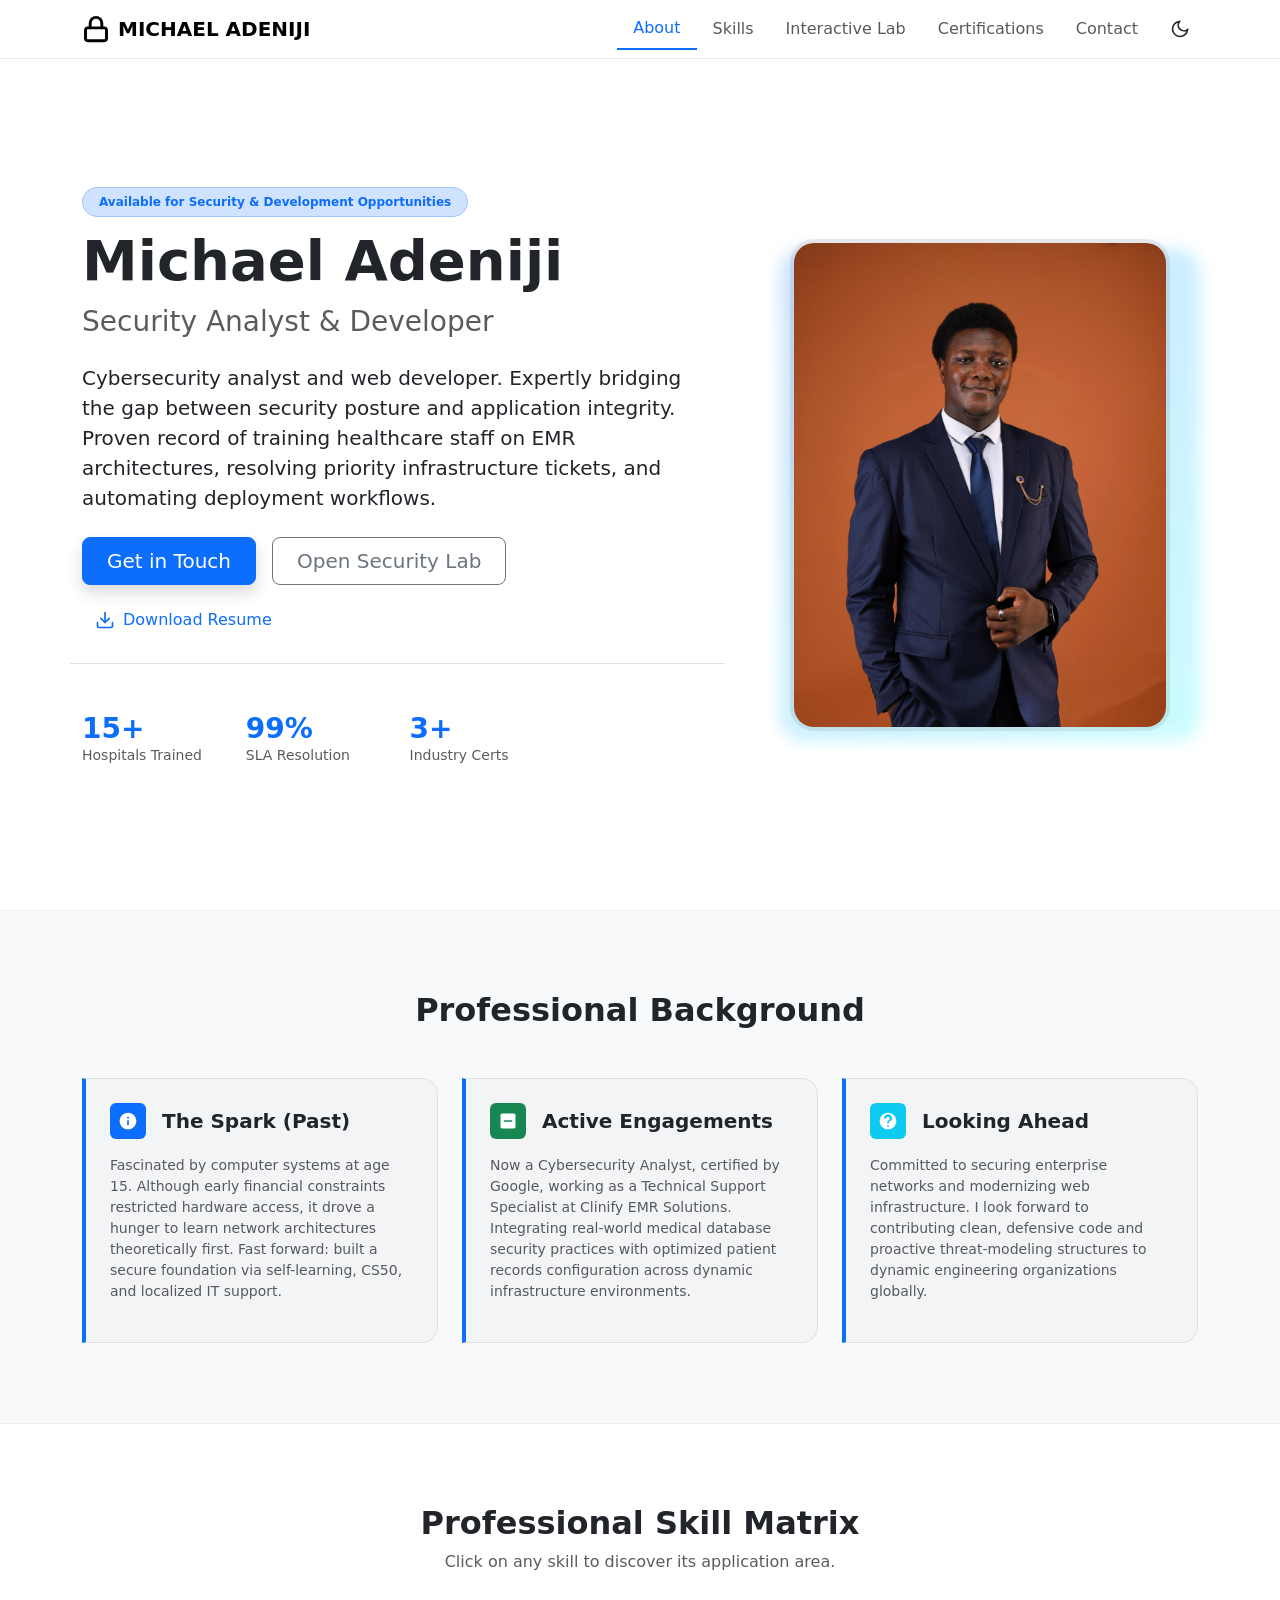
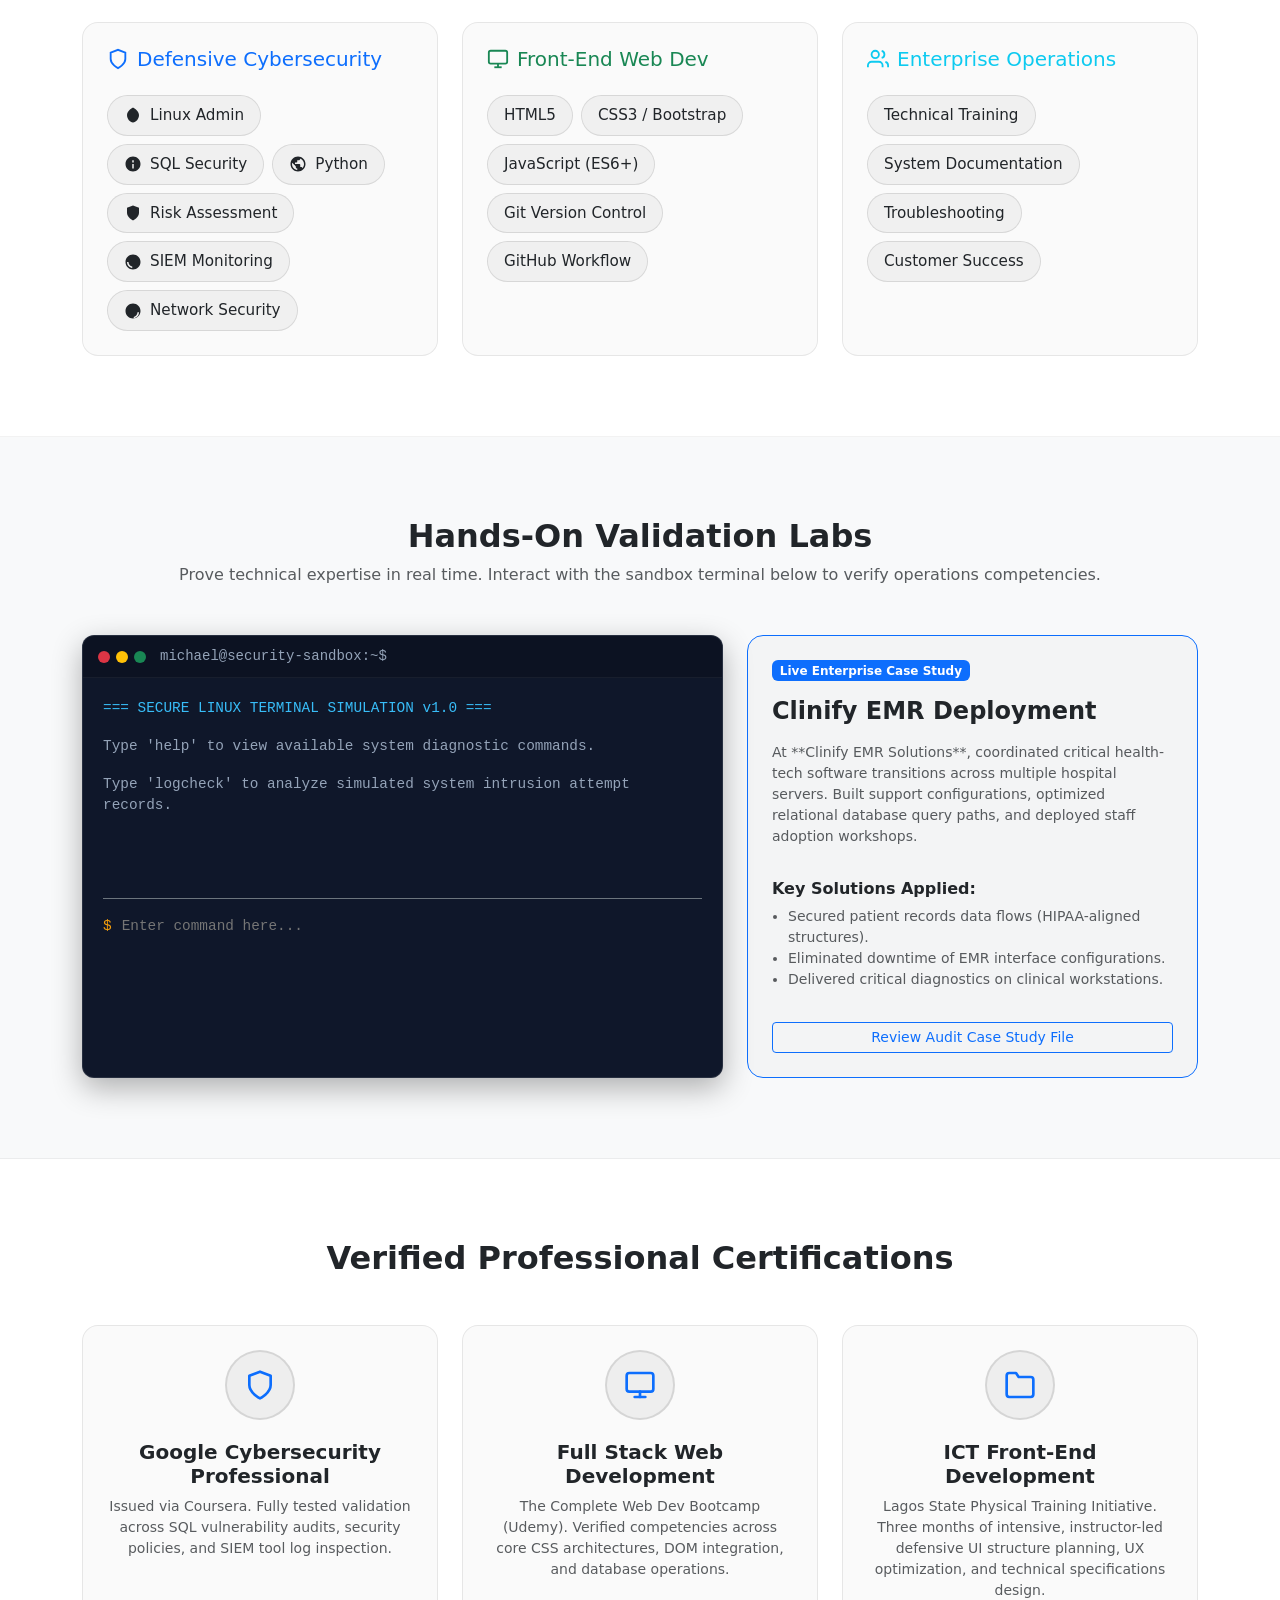
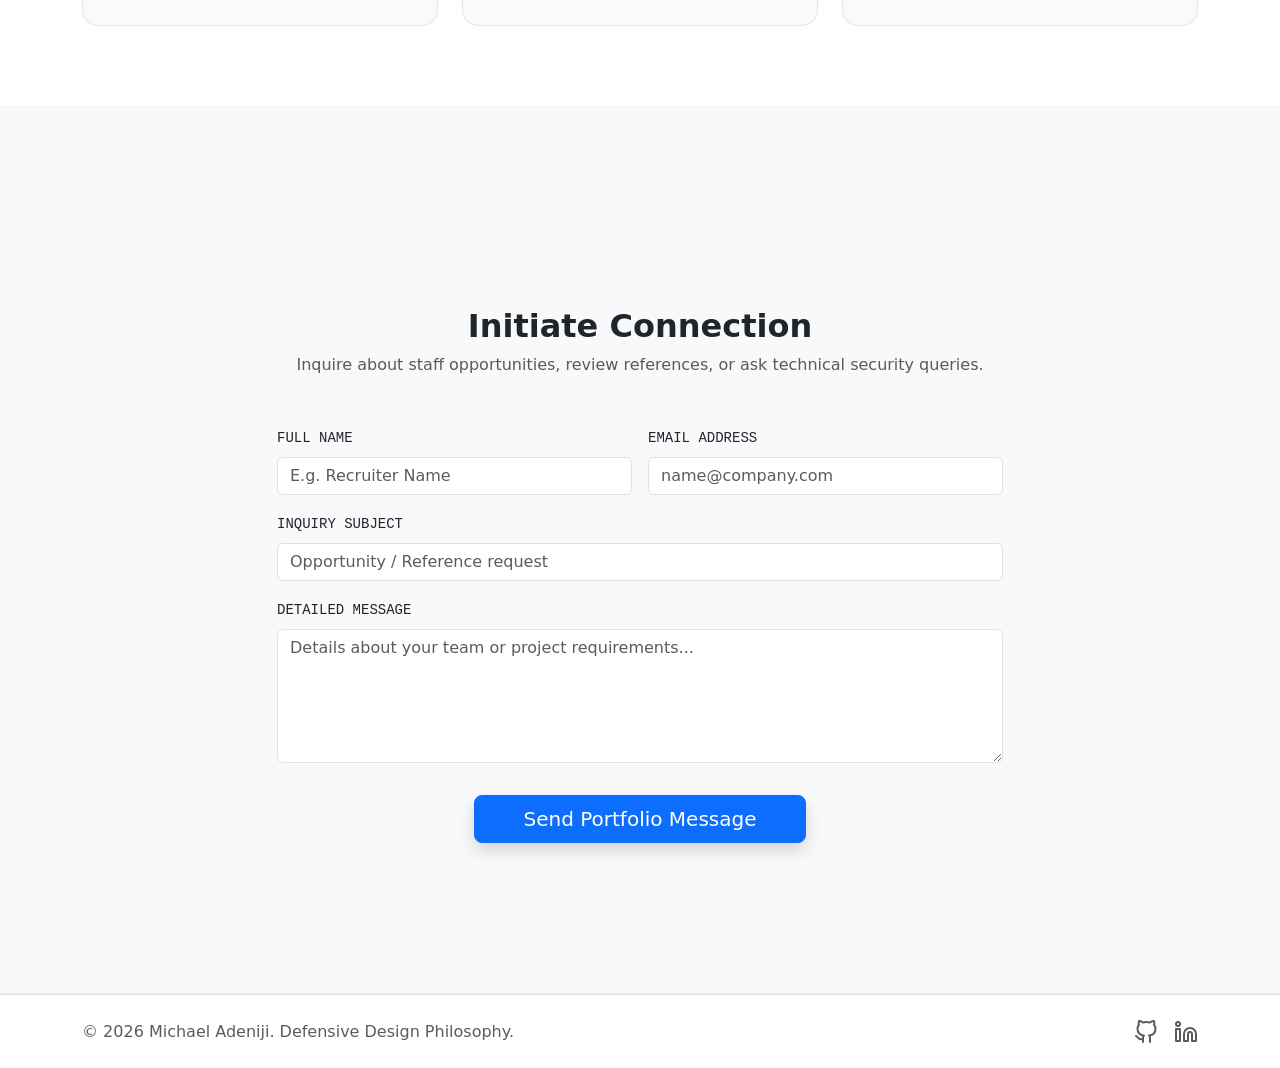
<file: Index.html>
<!DOCTYPE html>
<html lang="en">
<head>
    <meta charset="UTF-8">
    <meta name="viewport" content="width=device-width, initial-scale=1.0">
    <link rel="stylesheet" href="bootstrap/bootstrap.css">
    <link rel="stylesheet" href="css/style2.css">
    <title>Michael Adeniji | Security, Tech Support & Web Dev Portfolio</title>
</head>
<body>

    <!-- STICKY HEADER -->
    <nav class="navbar navbar-expand-lg sticky-top">
        <div class="container">
            <a class="navbar-brand d-flex align-items-center" href="#">
                <svg class="me-2" width="28" height="28" viewBox="0 0 24 24" fill="none" stroke="currentColor" stroke-width="2.5" stroke-linecap="round" stroke-linejoin="round">
                    <rect x="3" y="11" width="18" height="11" rx="2" ry="2"></rect>
                    <path d="M7 11V7a5 5 0 0 1 10 0v4"></path>
                </svg>
                <span class="fw-bold tracking-wider">MICHAEL ADENIJI</span>
            </a>
            <button class="navbar-toggler" type="button" data-bs-toggle="collapse" data-bs-target="#navbarNav" aria-controls="navbarNav" aria-expanded="false" aria-label="Toggle navigation">
                <span class="navbar-toggler-icon"></span>
            </button>
            <div class="collapse navbar-collapse" id="navbarNav">
                <ul class="navbar-nav ms-auto align-items-center">
                    <li class="nav-item"><a class="nav-link px-3 active" href="#about">About</a></li>
                    <li class="nav-item"><a class="nav-link px-3" href="#skills">Skills</a></li>
                    <li class="nav-item"><a class="nav-link px-3" href="#projects">Interactive Lab</a></li>
                    <li class="nav-item"><a class="nav-link px-3" href="#certifications">Certifications</a></li>
                    <li class="nav-item"><a class="nav-link px-3" href="#contact">Contact</a></li>
                    <li class="nav-item ms-lg-2">
                        <!-- Theme Toggle Button -->
                        <button class="theme-switcher-btn" id="themeToggler" aria-label="Toggle dark/light theme">
                            <!-- Sun Icon -->
                            <svg class="d-none" id="sunIcon" width="20" height="20" viewBox="0 0 24 24" fill="none" stroke="currentColor" stroke-width="2">
                                <circle cx="12" cy="12" r="5"></circle>
                                <line x1="12" y1="1" x2="12" y2="3"></line>
                                <line x1="12" y1="21" x2="12" y2="23"></line>
                                <line x1="4.22" y1="4.22" x2="5.64" y2="5.64"></line>
                                <line x1="18.36" y1="18.36" x2="19.78" y2="19.78"></line>
                                <line x1="1" y1="12" x2="3" y2="12"></line>
                                <line x1="21" y1="12" x2="23" y2="12"></line>
                                <line x1="4.22" y1="19.78" x2="5.64" y2="18.36"></line>
                                <line x1="18.36" y1="5.64" x2="19.78" y2="4.22"></line>
                            </svg>
                            <!-- Moon Icon -->
                            <svg id="moonIcon" width="20" height="20" viewBox="0 0 24 24" fill="none" stroke="currentColor" stroke-width="2">
                                <path d="M21 12.79A9 9 0 1 1 11.21 3 7 7 0 0 0 21 12.79z"></path>
                            </svg>
                        </button>
                    </li>
                </ul>
            </div>
        </div>
    </nav>

    <!-- HERO SECTION -->
    <section id="about" class="d-flex align-items-center">
        <div class="container">
            <div class="row align-items-center g-5 py-5 flex-column-reverse flex-lg-row">
                <div class="col-lg-7 text-center text-lg-start">
                    <span class="badge bg-primary-subtle text-primary border border-primary-subtle px-3 py-2 rounded-pill mb-3">Available for Security & Development Opportunities</span>
                    <h1 class="display-4 fw-bold lh-1 mb-3">Michael Adeniji</h1>
                    <h2 class="h3 text-muted mb-4">Security Analyst & Developer</h2>
                    
                    <p class="lead mb-4">
                        Cybersecurity analyst and web developer. Expertly bridging the gap between security posture and application integrity. Proven record of training healthcare staff on EMR architectures, resolving priority infrastructure tickets, and automating deployment workflows.
                    </p>

                    <div class="d-flex flex-wrap gap-3 justify-content-center justify-content-lg-start">
                        <a href="#contact" class="btn btn-primary btn-lg px-4 shadow">Get in Touch</a>
                        <a href="#projects" class="btn btn-outline-secondary btn-lg px-4">Open Security Lab</a>
                        <button class="btn btn-link text-decoration-none d-flex align-items-center gap-2" id="downloadResumeBtn">
                            <svg width="20" height="20" viewBox="0 0 24 24" fill="none" stroke="currentColor" stroke-width="2" stroke-linecap="round" stroke-linejoin="round">
                                <path d="M21 15v4a2 2 0 0 1-2 2H5a2 2 0 0 1-2-2v-4"></path>
                                <polyline points="7 10 12 15 17 10"></polyline>
                                <line x1="12" y1="15" x2="12" y2="3"></line>
                            </svg>
                            Download Resume
                        </button>
                    </div>

                    <!-- Recruiter Fast-Facts Stats Block -->
                    <div class="row g-4 mt-4 pt-4 border-top">
                        <div class="col-4 col-md-3">
                            <h3 class="fw-bold text-primary mb-0">15+</h3>
                            <p class="small text-muted">Hospitals Trained</p>
                        </div>
                        <div class="col-4 col-md-3">
                            <h3 class="fw-bold text-primary mb-0">99%</h3>
                            <p class="small text-muted">SLA Resolution</p>
                        </div>
                        <div class="col-4 col-md-3">
                            <h3 class="fw-bold text-primary mb-0">3+</h3>
                            <p class="small text-muted">Industry Certs</p>
                        </div>
                    </div>
                </div>

                <div class="col-lg-5 col-sm-9 col-11 text-center">
                    <div class="hero-image-container">
                        <div class="hero-image-bg"></div>
                        <!-- Profile Image loads, with fallback styling and vector SVG if local asset fails -->
                        <img src="images/image.jpg" class="img-fluid hero-img" alt="Michael Adeniji Profile" width="380" height="420" loading="lazy" onerror="this.onerror=null; this.src='data:image/svg+xml;utf8,<svg xmlns=%22http://www.w3.org/2000/svg%22 viewBox=%220 0 380 420%22 width=%22380%22 height=%22420%22 fill=%22%232c3e50%22><rect width=%22100%25%22 height=%22100%25%22 fill=%22%231e293b%22/><circle cx=%22190%22 cy=%22160%22 r=%2280%22 fill=%22%23334155%22/><path d=%22M60,340 C60,260 120,240 190,240 C260,240 320,260 320,340 L320,390 L60,390 Z%22 fill=%22%23334155%22/><text x=%2250%25%22 y=%2290%25%22 dominant-baseline=%22middle%22 text-anchor=%22middle%22 fill=%22%23ffffff%22 font-family=%22sans-serif%22 font-size=%2222%22>Michael Adeniji</text></svg>';">
                    </div>
                </div>
            </div>
        </div>
    </section>

    <!-- PROFESSIONAL TIMELINE SECTION -->
    <section class="bg-body-tertiary">
        <div class="container">
            <h2 class="text-center mb-5 fw-bold">Professional Background</h2>
            <div class="row g-4 justify-content-center">
                <!-- Past -->
                <div class="col-md-4">
                    <div class="card h-100 custom-card timeline-card p-4">
                        <div class="d-flex align-items-center gap-3 mb-3">
                            <span class="badge bg-primary text-white p-2 rounded">
                                <svg width="20" height="20" fill="currentColor" viewBox="0 0 24 24"><path d="M12 2C6.48 2 2 6.48 2 12s4.48 10 10 10 10-4.48 10-10S17.52 2 12 2zm1 15h-2v-6h2v6zm0-8h-2V7h2v2z"/></svg>
                            </span>
                            <h3 class="h5 mb-0 fw-bold">The Spark (Past)</h3>
                        </div>
                        <p class="text-muted small">
                            Fascinated by computer systems at age 15. Although early financial constraints restricted hardware access, it drove a hunger to learn network architectures theoretically first. Fast forward: built a secure foundation via self-learning, CS50, and localized IT support.
                        </p>
                    </div>
                </div>
                <!-- Present -->
                <div class="col-md-4">
                    <div class="card h-100 custom-card timeline-card p-4">
                        <div class="d-flex align-items-center gap-3 mb-3">
                            <span class="badge bg-success text-white p-2 rounded">
                                <svg width="20" height="20" fill="currentColor" viewBox="0 0 24 24"><path d="M19 3H5c-1.1 0-2 .9-2 2v14c0 1.1.9 2 2 2h14c1.1 0 2-.9 2-2V5c0-1.1-.9-2-2-2zm-2 10H7v-2h10v2z"/></svg>
                            </span>
                            <h3 class="h5 mb-0 fw-bold">Active Engagements</h3>
                        </div>
                        <p class="text-muted small">
                            Now a Cybersecurity Analyst, certified by Google, working as a Technical Support Specialist at Clinify EMR Solutions. Integrating real-world medical database security practices with optimized patient records configuration across dynamic infrastructure environments.
                        </p>
                    </div>
                </div>
                <!-- Future -->
                <div class="col-md-4">
                    <div class="card h-100 custom-card timeline-card p-4">
                        <div class="d-flex align-items-center gap-3 mb-3">
                            <span class="badge bg-info text-white p-2 rounded">
                                <svg width="20" height="20" fill="currentColor" viewBox="0 0 24 24"><path d="M12 2C6.48 2 2 6.48 2 12s4.48 10 10 10 10-4.48 10-10S17.52 2 12 2zm1 17h-2v-2h2v2zm2.07-7.75l-.9.92C13.45 12.9 13 13.5 13 15h-2v-.5c0-1.1.45-2.1 1.17-2.83l1.24-1.26c.37-.36.59-.86.59-1.41 0-1.1-.9-2-2-2s-2 .9-2 2H7c0-2.76 2.24-5 5-5s5 2.24 5 5c0 1.04-.42 1.99-1.07 2.75z"/></svg>
                            </span>
                            <h3 class="h5 mb-0 fw-bold">Looking Ahead</h3>
                        </div>
                        <p class="text-muted small">
                            Committed to securing enterprise networks and modernizing web infrastructure. I look forward to contributing clean, defensive code and proactive threat-modeling structures to dynamic engineering organizations globally.
                        </p>
                    </div>
                </div>
            </div>
        </div>
    </section>

    <!-- SKILLS SECTION -->
    <section id="skills">
        <div class="container">
            <h2 class="text-center mb-2 fw-bold">Professional Skill Matrix</h2>
            <p class="text-muted text-center mb-5">Click on any skill to discover its application area.</p>

            <div class="row g-4">
                <!-- Cybersecurity Stack -->
                <div class="col-lg-4">
                    <div class="card h-100 p-4 custom-card">
                        <h3 class="h5 mb-4 text-primary d-flex align-items-center gap-2">
                            <svg width="22" height="22" viewBox="0 0 24 24" fill="none" stroke="currentColor" stroke-width="2"><path d="M12 22s8-4 8-10V5l-8-3-8 3v7c0 6 8 10 8 10z"/></svg>
                            Defensive Cybersecurity
                        </h3>
                        <div class="d-flex flex-wrap gap-2">
                            <span class="skill-badge" data-skill="Linux">
                                <svg viewBox="0 0 24 24"><path d="M12 2s-8 4-8 10h16c0-6-8-10-8-10z M4 12c0 5 4 10 8 10s8-5 8-10H4z"/></svg> Linux Admin
                            </span>
                            <span class="skill-badge" data-skill="SQL Injection / Query Security">
                                <svg viewBox="0 0 24 24"><path d="M12 2C6.48 2 2 6.48 2 12s4.48 10 10 10 10-4.48 10-10S17.52 2 12 2zm1 16h-2v-6h2v6zm0-8h-2V7h2v2z"/></svg> SQL Security
                            </span>
                            <span class="skill-badge" data-skill="Scripting Automation">
                                <svg viewBox="0 0 24 24"><path d="M12 2C6.48 2 2 6.48 2 12s4.48 10 10 10 10-4.48 10-10S17.52 2 12 2zm-1 17.93c-3.95-.49-7-3.85-7-7.93 0-.62.08-1.21.21-1.79L9 15v1c0 1.1.9 2 2 2v1.93zm6.9-2.53c-.26-.81-1-1.4-1.9-1.4h-1v-3c0-.55-.45-1-1-1h-6v-2h2c.55 0 1-.45 1-1V7h2c1.1 0 2-.9 2-2v-.41c2.93 1.19 5 4.06 5 7.41 0 2.08-.8 3.97-2.1 5.39z"/></svg> Python
                            </span>
                            <span class="skill-badge" data-skill="Vulnerability Analysis">
                                <svg viewBox="0 0 24 24"><path d="M12 22s8-4 8-10V5l-8-3-8 3v7c0 6 8 10 8 10z"/></svg> Risk Assessment
                            </span>
                            <span class="skill-badge" data-skill="Security Monitoring">
                                <svg viewBox="0 0 24 24"><path d="M12 2C6.48 2 2 6.48 2 12s4.48 10 10 10 10-4.48 10-10S17.52 2 12 2zm-1 17.93c-3.95-.49-7-3.85-7-7.93h2c0 3.04 2.19 5.57 5 6.13v1.8z"/></svg> SIEM Monitoring
                            </span>
                            <span class="skill-badge" data-skill="Traffic Analysis">
                                <svg viewBox="0 0 24 24"><path d="M12 2C6.48 2 2 6.48 2 12s4.48 10 10 10 10-4.48 10-10S17.52 2 12 2zm1 17.93c2.81-.56 5-3.09 5-6.13h2c0 4.08-3.05 7.44-7 7.93v-1.8z"/></svg> Network Security
                            </span>
                        </div>
                    </div>
                </div>

                <!-- Web Development Stack -->
                <div class="col-lg-4">
                    <div class="card h-100 p-4 custom-card">
                        <h3 class="h5 mb-4 text-success d-flex align-items-center gap-2">
                            <svg width="22" height="22" viewBox="0 0 24 24" fill="none" stroke="currentColor" stroke-width="2"><rect x="2" y="3" width="20" height="14" rx="2" ry="2"></rect><line x1="8" y1="21" x2="16" y2="21"></line><line x1="12" y1="17" x2="12" y2="21"></line></svg>
                            Front-End Web Dev
                        </h3>
                        <div class="d-flex flex-wrap gap-2">
                            <span class="skill-badge" data-skill="Document Layout">HTML5</span>
                            <span class="skill-badge" data-skill="Responsive Layouts & Bootstrap">CSS3 / Bootstrap</span>
                            <span class="skill-badge" data-skill="Dynamic Interactive DOM Logic">JavaScript (ES6+)</span>
                            <span class="skill-badge" data-skill="Version Control Integration">Git Version Control</span>
                            <span class="skill-badge" data-skill="Collaborative Engineering Code Repository">GitHub Workflow</span>
                        </div>
                    </div>
                </div>

                <!-- Enterprise Professional Stack -->
                <div class="col-lg-4">
                    <div class="card h-100 p-4 custom-card">
                        <h3 class="h5 mb-4 text-info d-flex align-items-center gap-2">
                            <svg width="22" height="22" viewBox="0 0 24 24" fill="none" stroke="currentColor" stroke-width="2"><path d="M17 21v-2a4 4 0 0 0-4-4H5a4 4 0 0 0-4 4v2"></path><circle cx="9" cy="7" r="4"></circle><path d="M23 21v-2a4 4 0 0 0-3-3.87"></path><path d="M16 3.13a4 4 0 0 1 0 7.75"></path></svg>
                            Enterprise Operations
                        </h3>
                        <div class="d-flex flex-wrap gap-2">
                            <span class="skill-badge" data-skill="User Training & Software Adoption Programs">Technical Training</span>
                            <span class="skill-badge" data-skill="Internal Infrastructure Manuals">System Documentation</span>
                            <span class="skill-badge" data-skill="Diagnostic Diagnostics & Active Logs Analysis">Troubleshooting</span>
                            <span class="skill-badge" data-skill="SLA Management & Ticket Remediation">Customer Success</span>
                        </div>
                    </div>
                </div>
            </div>

            <!-- Interactivity Insight Panel -->
            <div class="mt-4 p-3 rounded-3 text-center border bg-body-secondary d-none" id="skillDescriptionPanel">
                <strong id="selectedSkillName" class="text-primary">Selected Skill</strong>: <span id="selectedSkillDetail">Detail text will show here.</span>
            </div>
        </div>
    </section>

    <!-- PROJECTS & RECRUITER LAB SECTION -->
    <section id="projects" class="bg-body-tertiary">
        <div class="container">
            <h2 class="text-center mb-2 fw-bold">Hands-On Validation Labs</h2>
            <p class="text-muted text-center mb-5">Prove technical expertise in real time. Interact with the sandbox terminal below to verify operations competencies.</p>

            <div class="row g-4">
                <!-- Sandbox Interactive Terminal Widget -->
                <div class="col-lg-7">
                    <div class="terminal-box h-100 d-flex flex-column">
                        <div class="terminal-header">
                            <span class="terminal-dot bg-danger"></span>
                            <span class="terminal-dot bg-warning"></span>
                            <span class="terminal-dot bg-success"></span>
                            <span class="ms-2 text-muted small font-monospace">michael@security-sandbox:~$</span>
                        </div>
                        <div class="terminal-body d-flex flex-column justify-content-between">
                            <div id="terminalConsoleOutput">
                                <p class="text-info">=== SECURE LINUX TERMINAL SIMULATION v1.0 ===</p>
                                <p class="text-muted">Type 'help' to view available system diagnostic commands.</p>
                                <p class="text-muted">Type 'logcheck' to analyze simulated system intrusion attempt records.</p>
                            </div>
                            <div class="terminal-input-line pt-3 mt-auto border-top border-secondary">
                                <span class="text-warning">$</span>
                                <input type="text" id="terminalConsoleInput" class="terminal-input" autofocus autocomplete="off" placeholder="Enter command here...">
                            </div>
                        </div>
                    </div>
                </div>

                <!-- Featured Case Study Card -->
                <div class="col-lg-5">
                    <div class="card h-100 p-4 custom-card border-primary">
                        <span class="badge bg-primary align-self-start mb-3">Live Enterprise Case Study</span>
                        <h3 class="h4 mb-3 fw-bold">Clinify EMR Deployment</h3>
                        <p class="text-muted small">
                            At **Clinify EMR Solutions**, coordinated critical health-tech software transitions across multiple hospital servers. Built support configurations, optimized relational database query paths, and deployed staff adoption workshops.
                        </p>
                        <h4 class="h6 fw-bold mt-3">Key Solutions Applied:</h4>
                        <ul class="text-muted small ps-3">
                            <li>Secured patient records data flows (HIPAA-aligned structures).</li>
                            <li>Eliminated downtime of EMR interface configurations.</li>
                            <li>Delivered critical diagnostics on clinical workstations.</li>
                        </ul>
                        <div class="mt-auto pt-3">
                            <button class="btn btn-outline-primary btn-sm w-100" data-bs-toggle="modal" data-bs-target="#clinifyStudyModal">Review Audit Case Study File</button>
                        </div>
                    </div>
                </div>
            </div>
        </div>
    </section>

    <!-- CERTIFICATIONS SECTION -->
    <section id="certifications">
        <div class="container">
            <h2 class="text-center mb-5 fw-bold">Verified Professional Certifications</h2>
            <div class="row g-4 text-center">
                
                <!-- Cert 1 -->
                <div class="col-md-4">
                    <div class="card h-100 p-4 custom-card">
                        <div class="cert-svg-container">
                            <svg width="32" height="32" viewBox="0 0 24 24" fill="none" stroke="currentColor" stroke-width="2" stroke-linecap="round" stroke-linejoin="round">
                                <path d="M12 22s8-4 8-10V5l-8-3-8 3v7c0 6 8 10 8 10z"></path>
                            </svg>
                        </div>
                        <h3 class="h5 mb-2 fw-bold">Google Cybersecurity Professional</h3>
                        <p class="text-muted small mb-0">Issued via Coursera. Fully tested validation across SQL vulnerability audits, security policies, and SIEM tool log inspection.</p>
                    </div>
                </div>

                <!-- Cert 2 -->
                <div class="col-md-4">
                    <div class="card h-100 p-4 custom-card">
                        <div class="cert-svg-container">
                            <svg width="32" height="32" viewBox="0 0 24 24" fill="none" stroke="currentColor" stroke-width="2" stroke-linecap="round" stroke-linejoin="round">
                                <rect x="2" y="3" width="20" height="14" rx="2" ry="2"></rect>
                                <line x1="8" y1="21" x2="16" y2="21"></line>
                                <line x1="12" y1="17" x2="12" y2="21"></line>
                            </svg>
                        </div>
                        <h3 class="h5 mb-2 fw-bold">Full Stack Web Development</h3>
                        <p class="text-muted small mb-0">The Complete Web Dev Bootcamp (Udemy). Verified competencies across core CSS architectures, DOM integration, and database operations.</p>
                    </div>
                </div>

                <!-- Cert 3 -->
                <div class="col-md-4">
                    <div class="card h-100 p-4 custom-card">
                        <div class="cert-svg-container">
                            <svg width="32" height="32" viewBox="0 0 24 24" fill="none" stroke="currentColor" stroke-width="2" stroke-linecap="round" stroke-linejoin="round">
                                <path d="M22 19a2 2 0 0 1-2 2H4a2 2 0 0 1-2-2V5a2 2 0 0 1 2-2h5l2 3h9a2 2 0 0 1 2 2z"></path>
                            </svg>
                        </div>
                        <h3 class="h5 mb-2 fw-bold">ICT Front-End Development</h3>
                        <p class="text-muted small mb-0">Lagos State Physical Training Initiative. Three months of intensive, instructor-led defensive UI structure planning, UX optimization, and technical specifications design.</p>
                    </div>
                </div>

            </div>
        </div>
    </section>

    <!-- CONTACT SECTION -->
    <section id="contact" class="bg-body-tertiary">
        <div class="container" style="max-width: 750px;">
            <h2 class="text-center mb-2 fw-bold">Initiate Connection</h2>
            <p class="text-muted text-center mb-5">Inquire about staff opportunities, review references, or ask technical security queries.</p>

            <form id="portfolioContactForm" class="row g-3">
                <div class="col-md-6">
                    <label for="inputName" class="form-label font-monospace small">FULL NAME</label>
                    <input type="text" class="form-control" id="inputName" required placeholder="E.g. Recruiter Name">
                </div>
                <div class="col-md-6">
                    <label for="inputEmail" class="form-label font-monospace small">EMAIL ADDRESS</label>
                    <input type="email" class="form-control" id="inputEmail" required placeholder="name@company.com">
                </div>
                <div class="col-12">
                    <label for="inputSubject" class="form-label font-monospace small">INQUIRY SUBJECT</label>
                    <input type="text" class="form-control" id="inputSubject" required placeholder="Opportunity / Reference request">
                </div>
                <div class="col-12">
                    <label for="inputMessage" class="form-label font-monospace small">DETAILED MESSAGE</label>
                    <textarea class="form-control" id="inputMessage" rows="5" required placeholder="Details about your team or project requirements..."></textarea>
                </div>
                <div class="col-12 text-center pt-3">
                    <button type="submit" class="btn btn-primary btn-lg px-5 shadow">Send Portfolio Message</button>
                </div>
            </form>

            <div id="contactFormAlert" class="alert mt-4 d-none" role="alert"></div>
        </div>
    </section>

    <!-- FOOTER -->
    <footer class="py-4 border-top">
        <div class="container d-flex flex-wrap justify-content-between align-items-center">
            <span class="text-muted">© 2026 Michael Adeniji. Defensive Design Philosophy.</span>
            <ul class="nav col-md-4 justify-content-end list-unstyled d-flex gap-3">
                <li>
                    <a class="text-muted" href="https://github.com" target="_blank" aria-label="GitHub Profile">
                        <svg width="24" height="24" viewBox="0 0 24 24" fill="none" stroke="currentColor" stroke-width="2" stroke-linecap="round" stroke-linejoin="round"><path d="M9 19c-5 1.5-5-2.5-7-3m14 6v-3.87a3.37 3.37 0 0 0-.94-2.61c3.14-.35 6.44-1.54 6.44-7A5.44 5.44 0 0 0 20 4.77 5.07 5.07 0 0 0 19.91 1S18.73.65 16 2.48a13.38 13.38 0 0 0-7 0C6.27.65 5.09 1 5.09 1A5.07 5.07 0 0 0 5 4.77a5.44 5.44 0 0 0-1.5 3.78c0 5.42 3.3 6.61 6.44 7A3.37 3.37 0 0 0 9 18.13V22"></path></svg>
                    </a>
                </li>
                <li>
                    <a class="text-muted" href="https://linkedin.com" target="_blank" aria-label="LinkedIn Profile">
                        <svg width="24" height="24" viewBox="0 0 24 24" fill="none" stroke="currentColor" stroke-width="2" stroke-linecap="round" stroke-linejoin="round"><path d="M16 8a6 6 0 0 1 6 6v7h-4v-7a2 2 0 0 0-2-2 2 2 0 0 0-2 2v7h-4v-7a6 6 0 0 1 6-6z"></path><rect x="2" y="9" width="4" height="12"></rect><circle cx="4" cy="4" r="2"></circle></svg>
                    </a>
                </li>
            </ul>
        </div>
    </footer>

    <!-- INTERACTIVE CASE STUDY MODAL -->
    <div class="modal fade" id="clinifyStudyModal" tabindex="-1" aria-labelledby="clinifyStudyModalLabel" aria-hidden="true">
        <div class="modal-dialog modal-lg">
            <div class="modal-content">
                <div class="modal-header">
                    <h5 class="modal-title fw-bold" id="clinifyStudyModalLabel">Clinify EMR Security & Support Log Details</h5>
                    <button type="button" class="btn-close" data-bs-dismiss="modal" aria-label="Close"></button>
                </div>
                <div class="modal-body font-monospace text-start">
                    <p class="text-success">// STATUS: ARCHIVED ARCHITECTURE RECORD</p>
                    <p><strong>System Scope:</strong> Healthcare EMR (Electronic Medical Record)</p>
                    <p><strong>Critical Action Executed:</strong> Troubleshooting multi-workstation client access issues, security hardening against unauthorized local system changes, and EMR SQL structure verification to accelerate data reads.</p>
                    <hr>
                    <p><strong>Security Protocols Checked:</strong></p>
                    <ul>
                        <li>Configured secure credential management systems.</li>
                        <li>Eliminated default test logins from workstations inside public access nodes.</li>
                        <li>Configured local firewalls protecting vital EMR endpoints.</li>
                    </ul>
                    <p><strong>Realized Outcomes:</strong></p>
                    <p>Successfully managed transition protocols, leading to 100% clinician adoption metrics in 4 target hospitals in Lagos with zero downtime.</p>
                </div>
                <div class="modal-footer">
                    <button type="button" class="btn btn-secondary" data-bs-target="#contact" data-bs-toggle="scroll" data-bs-dismiss="modal">Request Detailed Case Document</button>
                </div>
            </div>
        </div>
    </div>




    <script src="js/script.js"></script>

    
</body>
</html>
</file>
<file: css/style2.css>
/* Modern Design Tokens & Theme Overrides */
:root {
    --primary-accent: #0d6efd;
    --secondary-accent: #00f2fe;
    --card-glow-shadow: rgba(13, 110, 253, 0.15);
    --terminal-bg: #0f172a;
    --transition-speed: 0.3s;
}

[data-bs-theme="light"] {
    --primary-accent: #0b5ed7;
    --secondary-accent: #0288d1;
    --card-glow-shadow: rgba(0, 0, 0, 0.05);
    --terminal-bg: #1e293b;
}

/*  Fix for scroll offset when clicking navbar links */
html {
    scroll-behavior: smooth;
    scroll-padding-top: 85px; /* Offset match for sticky header */
}

/*  Scrollspy requirement: Position relative on scroll container */
body {
    font-family: 'Segoe UI', system-ui, -apple-system, sans-serif;
    transition: background-color var(--transition-speed) ease, color var(--transition-speed) ease;
    overflow-x: hidden;
    position: relative; 
}

/* Nav & Brand Styling */
.navbar {
    backdrop-filter: blur(10px);
    background-color: rgba(var(--bs-body-bg-rgb), 0.85);
    border-bottom: 1px solid rgba(var(--bs-emphasis-color-rgb), 0.08);
}

.nav-link {
    font-weight: 500;
    transition: color 0.2s ease;
}

/* Highlight active links accurately */
.nav-link.active {
    color: var(--primary-accent) !important;
    border-bottom: 2px solid var(--primary-accent);
}

/* Hero / Avatar Adjustments */
.hero-image-container {
    position: relative;
    max-width: 420px;
    margin: 0 auto;
}

.hero-image-bg {
    position: absolute;
    top: 10px;
    left: 10px;
    width: 100%;
    height: 100%;
    background: linear-gradient(135deg, var(--primary-accent), var(--secondary-accent));
    border-radius: 24px;
    z-index: 1;
    opacity: 0.2;
    filter: blur(8px);
}

.hero-img {
    position: relative;
    z-index: 2;
    border-radius: 24px;
    border: 4px solid rgba(var(--bs-emphasis-color-rgb), 0.08);
    transition: transform var(--transition-speed) cubic-bezier(0.175, 0.885, 0.32, 1.275);
    object-fit: cover;
}

.hero-img:hover {
    transform: scale(1.03);
}

/* Section Spacing & Dividers */
section {
    padding: 80px 0;
    border-bottom: 1px solid rgba(var(--bs-emphasis-color-rgb), 0.05);
}

/* Cards and Elements Styling */
.custom-card {
    background-color: rgba(var(--bs-emphasis-color-rgb), 0.02);
    border: 1px solid rgba(var(--bs-emphasis-color-rgb), 0.08);
    border-radius: 16px;
    transition: all var(--transition-speed) cubic-bezier(0.165, 0.84, 0.44, 1);
}

.custom-card:hover {
    transform: translateY(-5px);
    border-color: var(--primary-accent);
    box-shadow: 0 12px 24px var(--card-glow-shadow);
}

/* Badges Styling */
.skill-badge {
    font-size: 0.95rem;
    padding: 8px 16px;
    display: inline-flex;
    align-items: center;
    gap: 8px;
    border-radius: 50px;
    transition: all 0.2s ease;
    background-color: rgba(var(--bs-emphasis-color-rgb), 0.04);
    border: 1px solid rgba(var(--bs-emphasis-color-rgb), 0.1);
    color: var(--bs-heading-color);
}

.skill-badge:hover {
    transform: translateY(-2px);
    background-color: var(--primary-accent);
    color: #fff;
    border-color: var(--primary-accent);
}

.skill-badge svg {
    width: 18px;
    height: 18px;
    fill: currentColor;
}

/* Terminal Widget for Cybersecurity Proof */
.terminal-box {
    background-color: var(--terminal-bg);
    border-radius: 12px;
    box-shadow: 0 10px 30px rgba(0,0,0,0.3);
    overflow: hidden;
    border: 1px solid rgba(255,255,255,0.1);
    cursor: text;
}

/* Fix for Terminal Text Contrast in Light Mode:
    Isolate terminal output text from global Bootstrap light-theme color overrides */
.terminal-box .text-muted {
    color: #94a3b8 !important; /* Steady visible slate-gray */
}
.terminal-box .text-info {
    color: #38bdf8 !important; /* Vibrant high-contrast sky blue */
}
.terminal-box .text-warning {
    color: #f59e0b !important; /* Steady cyber amber */
}
.terminal-box .text-danger {
    color: #f87171 !important; /* Secure readable red */
}
.terminal-box .text-success {
    color: #34d399 !important; /* Emerald security green */
}
.terminal-box .text-white {
    color: #ffffff !important; /* Ensure input commands remain true white */
}

.terminal-header {
    background-color: rgba(0, 0, 0, 0.2);
    padding: 10px 15px;
    display: flex;
    align-items: center;
    border-bottom: 1px solid rgba(255,255,255,0.05);
}

.terminal-dot {
    width: 12px;
    height: 12px;
    border-radius: 50%;
    margin-right: 6px;
    display: inline-block;
}

.terminal-body {
    font-family: 'Courier New', Courier, monospace;
    color: #10b981; /* Emerald green primary text */
    padding: 20px;
    font-size: 0.9rem;
    min-height: 280px;
    max-height: 400px;
    overflow-y: auto;
}

.terminal-input-line {
    display: flex;
    align-items: center;
    gap: 8px;
}

.terminal-input {
    background: transparent;
    border: none;
    outline: none;
    color: #fff;
    width: 100%;
    font-family: inherit;
}

/* Certifications & Badges */
.cert-svg-container {
    width: 70px;
    height: 70px;
    border-radius: 50%;
    background: rgba(var(--bs-emphasis-color-rgb), 0.05);
    display: flex;
    align-items: center;
    justify-content: center;
    margin: 0 auto 20px;
    border: 2px solid rgba(var(--bs-emphasis-color-rgb), 0.1);
    color: var(--primary-accent);
    transition: all var(--transition-speed) ease;
}

.custom-card:hover .cert-svg-container {
    background: var(--primary-accent);
    color: #fff;
    border-color: var(--primary-accent);
}

/* Theme Switcher Toggle */
.theme-switcher-btn {
    background: none;
    border: none;
    padding: 8px;
    color: var(--bs-heading-color);
    display: flex;
    align-items: center;
    justify-content: center;
    cursor: pointer;
    border-radius: 50%;
    transition: background-color 0.2s;
}

.theme-switcher-btn:hover {
    background-color: rgba(var(--bs-emphasis-color-rgb), 0.08);
}

/* Interactive Timeline styles for About Section */
.timeline-card {
    border-left: 4px solid var(--primary-accent);
    border-top-left-radius: 0;
    border-bottom-left-radius: 0;
}

#contact{
    padding-top: 200px;
    padding-bottom: 150px;
}
</file>
